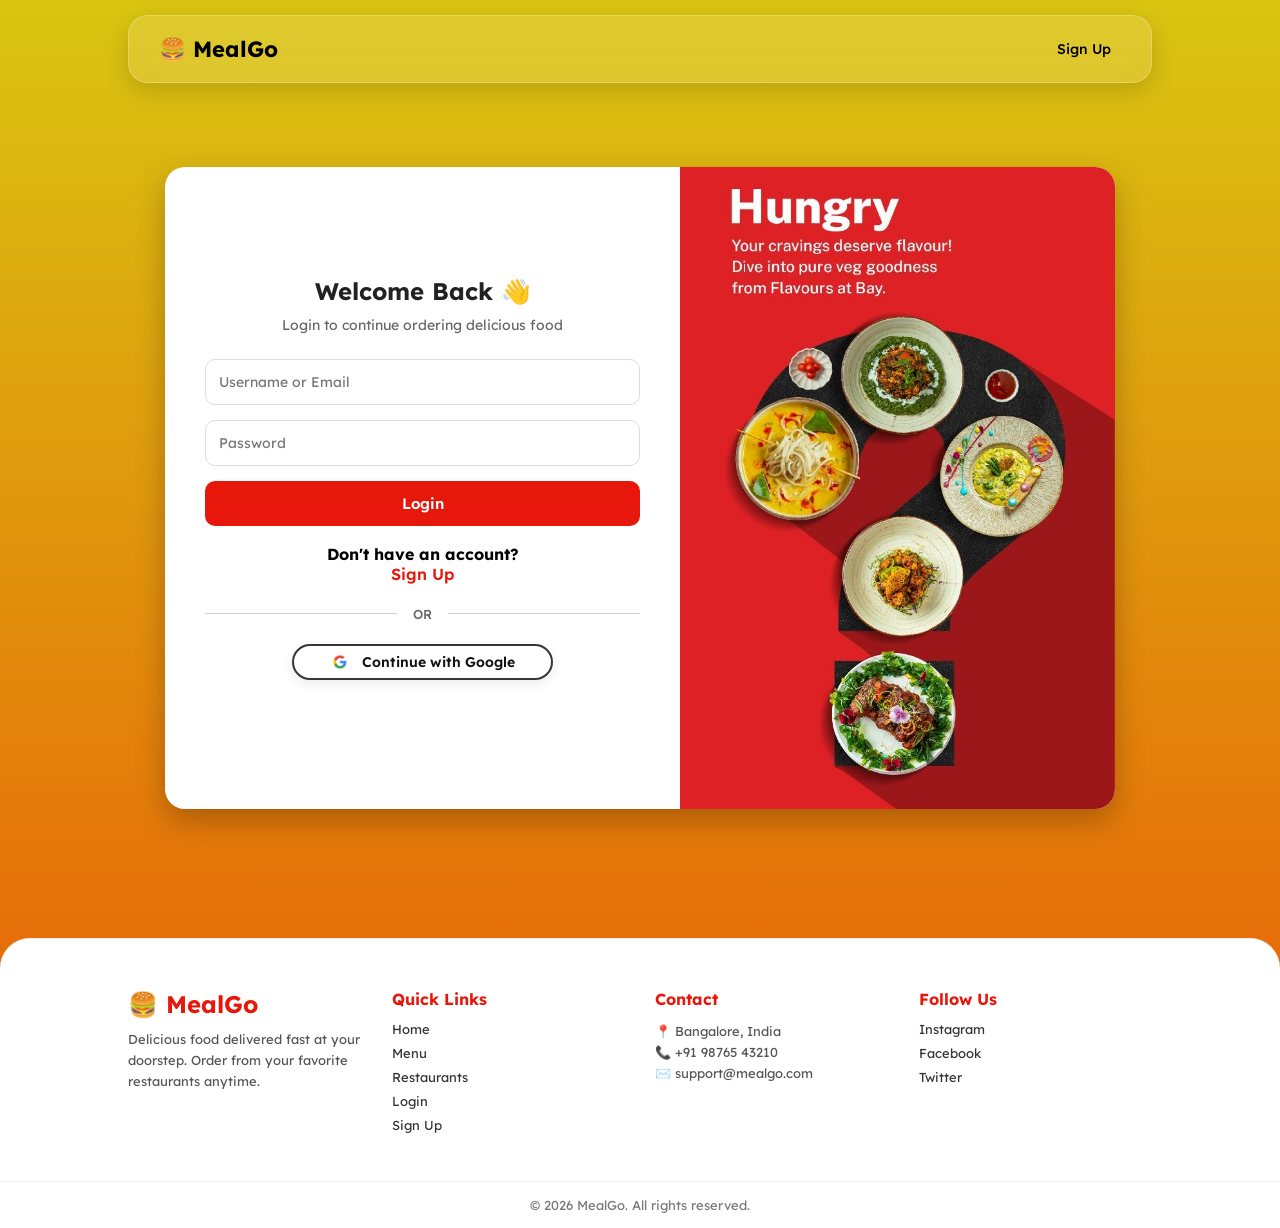
<file: Frontend/login.html>
<!doctype html>
<html lang="en">
  <head>
    <meta charset="UTF-8" />
    <meta name="viewport" content="width=device-width, initial-scale=1.0" />
    <title>MealGo - Login</title>

    <link rel="stylesheet" href="auth.css" />
    <link
      href="https://fonts.googleapis.com/css2?family=Lexend:wght@100..900&display=swap"
      rel="stylesheet"
    />
  </head>

  <body>
    <!-- NAVBAR -->
    <header class="navbar">
      <a href="index.html" class="logo">🍔 MealGo</a>

      <nav class="nav-links">
        <a href="signup.html">Sign Up</a>
      </nav>

      <div class="menu-icon">☰</div>
    </header>

    <!-- LOGIN -->
    <div class="auth-container">
      <div class="auth-card">
        <!-- Left Side Form -->
        <div class="auth-box">
          <h2>Welcome Back 👋</h2>
          <p>Login to continue ordering delicious food</p>

          <form>
            <input type="text" placeholder="Username or Email" required />
            <input type="password" placeholder="Password" required />

            <button type="submit">Login</button>
          </form>

          <div class="auth-link">
            <h4 style="color: black">Don't have an account?</h4>
            <a href="signup.html">Sign Up</a>
          </div>

          <div class="divider">
            <span>OR</span>
          </div>

          <div class="social-login">
            <button type="button" class="google-btn">
              <img src="images/google-logo.jpg" alt="Google" />
              Continue with Google
            </button>
          </div>
        </div>

        <!-- Right Side Image -->
        <div class="auth-image">
          <img src="images/login-image.jpg" alt="Food Delivery" />
        </div>
      </div>
    </div>

    <!-- ================= FOOTER ================= -->
    <footer class="footer">
      <div class="footer-container">
        <!-- Brand -->
        <div class="footer-box">
          <h2>🍔 MealGo</h2>
          <p>
            Delicious food delivered fast at your doorstep. Order from your
            favorite restaurants anytime.
          </p>
        </div>

        <!-- Quick Links -->
        <div class="footer-box">
          <h3>Quick Links</h3>
          <a href="index.html">Home</a>
          <a href="#menu-section">Menu</a>
          <a href="restaurants.html">Restaurants</a>
          <a href="login.html">Login</a>
          <a href="signup.html">Sign Up</a>
        </div>

        <!-- Contact -->
        <div class="footer-box">
          <h3>Contact</h3>
          <p>📍 Bangalore, India</p>
          <p>📞 +91 98765 43210</p>
          <p>✉️ support@mealgo.com</p>
        </div>

        <!-- Social -->
        <div class="footer-box">
          <h3>Follow Us</h3>
          <a href="#">Instagram</a>
          <a href="#">Facebook</a>
          <a href="#">Twitter</a>
        </div>
      </div>

      <div class="footer-bottom">
        <p>© 2026 MealGo. All rights reserved.</p>
      </div>
    </footer>
  </body>
</html>
</file>
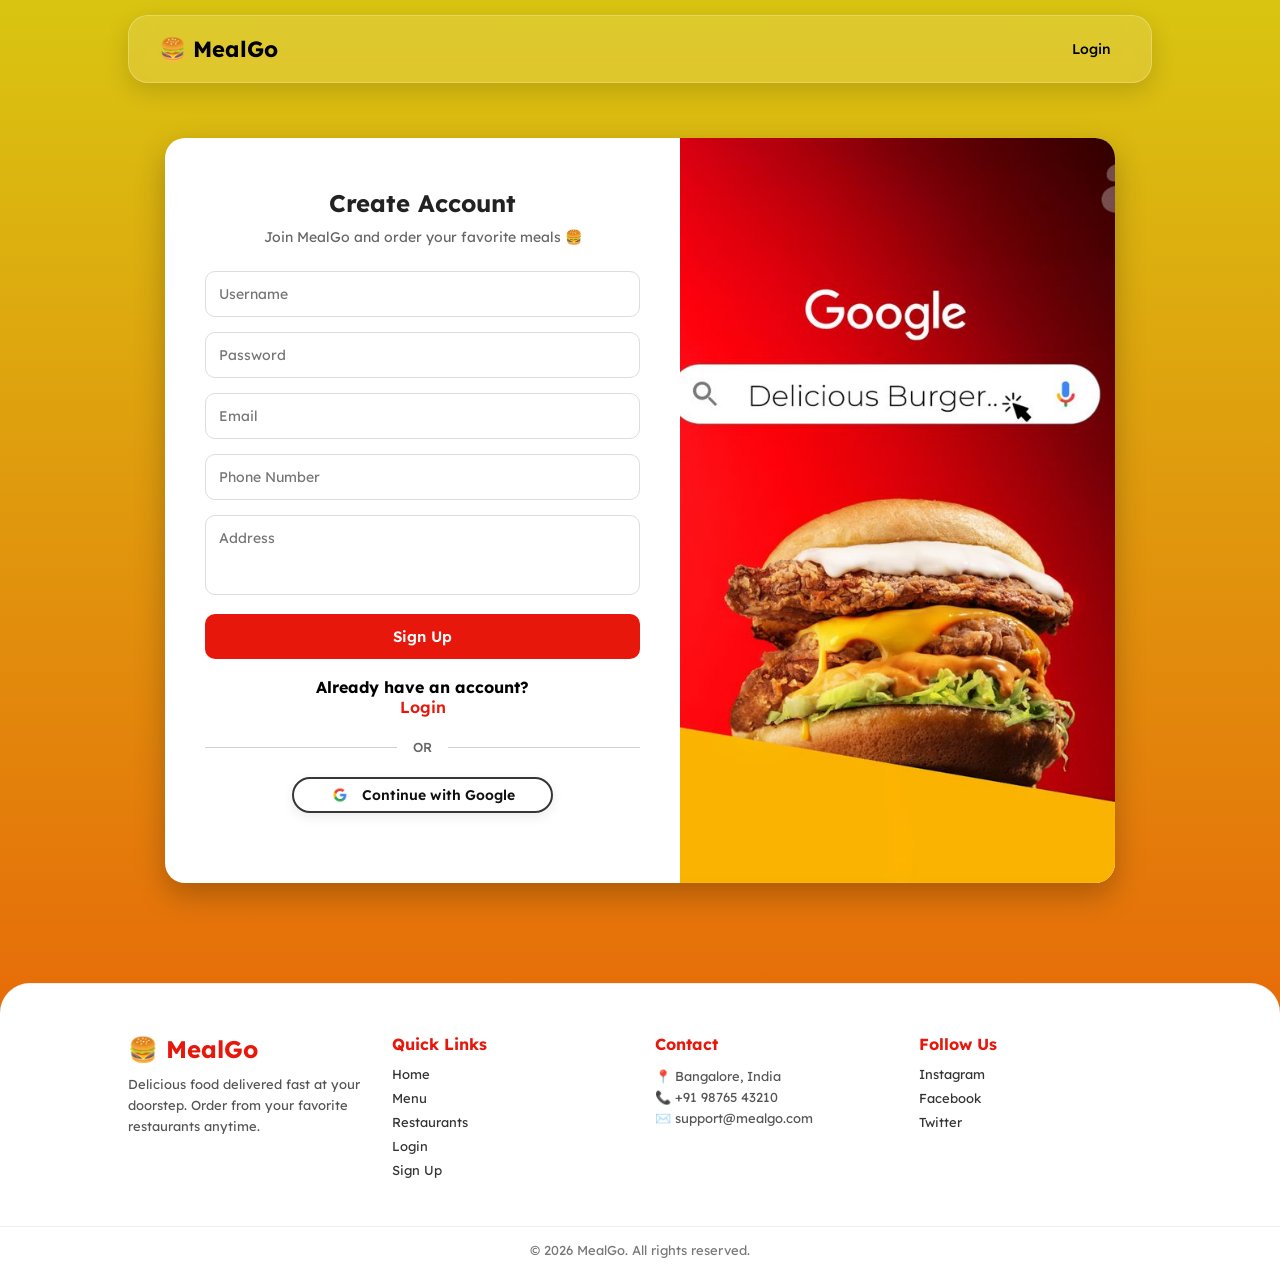
<file: Frontend/signup.html>
<!doctype html>
<html lang="en">
  <head>
    <meta charset="UTF-8" />
    <meta name="viewport" content="width=device-width, initial-scale=1.0" />
    <title>MealGo - Sign Up</title>

    <link rel="stylesheet" href="auth.css" />
    <link
      href="https://fonts.googleapis.com/css2?family=Lexend:wght@100..900&display=swap"
      rel="stylesheet"
    />
  </head>

  <body>
    <!-- NAVBAR -->
    <header class="navbar">
      <a href="index.html" class="logo">🍔 MealGo</a>

      <nav class="nav-links">
        <a href="login.html">Login</a>
      </nav>

      <div class="menu-icon">☰</div>
    </header>

    <!-- SIGNUP -->
    <div class="auth-container">
      <div class="auth-card">
        <!-- LEFT SIDE FORM -->
        <div class="auth-box">
          <h2>Create Account</h2>
          <p>Join MealGo and order your favorite meals 🍔</p>

          <form action="signup" method="post">
            <input
              type="text"
              name="username"
              placeholder="Username"
              required
            />

            <input
              type="password"
              name="password"
              placeholder="Password"
              required
            />

            <input type="email" name="email" placeholder="Email" required />

            <input
              type="tel"
              name="phone"
              placeholder="Phone Number"
              required
            />

            <textarea name="address" placeholder="Address" required></textarea>

            <button type="submit">Sign Up</button>
          </form>

          <div class="auth-link">
            <h4 style="color: black">Already have an account?</h4>
            <a href="login.html">Login</a>
          </div>

          <div class="divider">
            <span>OR</span>
          </div>

          <div class="social-login">
            <button type="button" class="google-btn">
              <img src="images/google-logo.jpg" alt="Google" />
              Continue with Google
            </button>
          </div>
        </div>

        <!-- RIGHT SIDE IMAGE -->
        <div class="auth-image">
          <img src="images/signup-image.jpg" alt="MealGo Signup" />
        </div>
      </div>
    </div>

    <!-- FOOTER -->
    <footer class="footer">
      <div class="footer-container">
        <div class="footer-box">
          <h2>🍔 MealGo</h2>
          <p>
            Delicious food delivered fast at your doorstep. Order from your
            favorite restaurants anytime.
          </p>
        </div>

        <div class="footer-box">
          <h3>Quick Links</h3>
          <a href="index.html">Home</a>
          <a href="#menu-section">Menu</a>
          <a href="restaurants.html">Restaurants</a>
          <a href="login.html">Login</a>
          <a href="signup.html">Sign Up</a>
        </div>

        <div class="footer-box">
          <h3>Contact</h3>
          <p>📍 Bangalore, India</p>
          <p>📞 +91 98765 43210</p>
          <p>✉️ support@mealgo.com</p>
        </div>

        <div class="footer-box">
          <h3>Follow Us</h3>
          <a href="#">Instagram</a>
          <a href="#">Facebook</a>
          <a href="#">Twitter</a>
        </div>
      </div>

      <div class="footer-bottom">
        <p>© 2026 MealGo. All rights reserved.</p>
      </div>
    </footer>
  </body>
</html>
</file>
<file: Frontend/auth.css>
/* ================= RESET ================= */
* {
  margin: 0;
  padding: 0;
  box-sizing: border-box;
  font-family: "Lexend", sans-serif;
}

body {
  background: linear-gradient(
    180deg,
    rgba(217, 197, 17, 1) 0%,
    rgba(231, 104, 9, 1) 83%,
    rgba(247, 0, 0, 1) 100%
  );
  min-height: 100vh;
  color: white;
}

/* ================= NAVBAR ================= */
.navbar {
  position: sticky;
  top: 15px;
  z-index: 1000;

  margin: 15px 10%;
  padding: 18px 30px;

  display: flex;
  justify-content: space-between;
  align-items: center;

  background: rgba(255, 255, 255, 0.12);
  backdrop-filter: blur(12px);
  -webkit-backdrop-filter: blur(12px);

  border: 1px solid rgba(255, 255, 255, 0.25);
  border-radius: 20px;

  box-shadow: 0 8px 25px rgba(0, 0, 0, 0.15);
}

/* ================= LOGO ================= */
.logo {
  font-size: 22px;
  font-weight: 700;
  color: black;
  text-decoration: none;
  transition: 0.3s;
}

.logo:hover {
  transform: scale(1.05);
}

/* ================= NAV LINKS ================= */
.nav-links {
  display: flex;
  gap: 20px;
}

.nav-links a {
  color: black;
  text-decoration: none;
  font-size: 14px;
  font-weight: 500;
  padding: 6px 10px;
  border-radius: 8px;
  transition: 0.3s;
}

.nav-links a:hover {
  background: rgba(255, 255, 255, 0.2);
}

/* ================= MOBILE MENU ================= */
.menu-icon {
  display: none;
  font-size: 26px;
  cursor: pointer;
}

/* ================= AUTH SECTION ================= */
.auth-container {
  width: 100%;
  min-height: calc(100vh - 120px);

  display: flex;
  justify-content: center;
  align-items: center;

  padding: 40px 20px;
}

/* MAIN LOGIN CARD */
.auth-card {
  width: 950px;
  max-width: 100%;

  display: flex;

  background: white;
  border-radius: 20px;
  overflow: hidden;

  box-shadow: 0 12px 30px rgba(0, 0, 0, 0.25);
}

/* ================= LEFT SIDE FORM ================= */
.auth-box {
  flex: 1;
  padding: 50px 40px;

  display: flex;
  flex-direction: column;
  justify-content: center;

  text-align: center;
}

.auth-box h2 {
  color: #222;
  margin-bottom: 10px;
}

.auth-box p {
  color: #666;
  font-size: 14px;
  margin-bottom: 25px;
}

/* ================= INPUTS ================= */
.auth-box input,
.auth-box textarea {
  width: 100%;
  padding: 13px;
  margin-bottom: 15px;

  border: 1px solid #ddd;
  border-radius: 10px;

  outline: none;
  font-size: 14px;

  transition: 0.3s;
}

.auth-box input:focus,
.auth-box textarea:focus {
  border-color: #e7180b;
}

.auth-box textarea {
  resize: none;
  height: 80px;
}

/* ================= BUTTON ================= */
.auth-box form button {
  width: 100%;
  padding: 13px;

  background: #e7180b;
  color: white;

  border: none;
  border-radius: 10px;

  font-size: 15px;
  font-weight: 600;

  cursor: pointer;
  transition: 0.3s;
}

.auth-box form button:hover {
  background: #c91409;
  transform: translateY(-2px);
}

.auth-box button:hover {
  background: #c91409;
  transform: translateY(-2px);
}

/* ================= LINKS ================= */
.auth-link {
  margin-top: 18px;
}

.auth-link a {
  color: #e7180b;
  text-decoration: none;
  font-weight: 600;
}

/* ================= RIGHT SIDE IMAGE ================= */
.auth-image {
  flex: 1;
  min-height: 550px;
}

.auth-image img {
  width: 100%;
  height: 100%;
  object-fit: cover;
  display: block;
}

/* ================= FOOTER ================= */
.footer {
  background: #ffffff;
  color: #222;
  margin-top: 60px;
  padding-top: 50px;
  border-top: 1px solid #eee;

  border-top-left-radius: 30px;
  border-top-right-radius: 30px;
}

/* FOOTER GRID */
.footer-container {
  display: grid;
  grid-template-columns: repeat(4, 1fr);
  gap: 30px;
  padding: 0 10% 40px;
}

/* FOOTER BOX */
.footer-box h2 {
  font-size: 24px;
  margin-bottom: 10px;
  color: #e7180b;
}

.footer-box h3 {
  font-size: 16px;
  margin-bottom: 12px;
  color: #e7180b;
}

/* FOOTER TEXT */
.footer-box p {
  font-size: 13px;
  line-height: 1.6;
  color: #555;
}

/* FOOTER LINKS */
.footer-box a {
  display: block;
  color: #333;
  text-decoration: none;
  font-size: 13px;
  margin-bottom: 8px;
  transition: 0.3s;
}

.footer-box a:hover {
  color: #e7180b;
  transform: translateX(5px);
}

/* FOOTER BOTTOM */
.footer-bottom {
  text-align: center;
  padding: 15px;
  border-top: 1px solid #eee;
  font-size: 13px;
  color: #777;
}

/* ================= TABLET ================= */
@media (max-width: 992px) {
  .auth-card {
    width: 90%;
  }

  .auth-box {
    padding: 40px 30px;
  }
}

/* ================= MOBILE ================= */
@media (max-width: 768px) {
  .navbar {
    margin: 10px;
    padding: 15px;
  }

  .nav-links {
    display: none;
  }

  .menu-icon {
    display: block;
  }

  .auth-card {
    flex-direction: column;
  }

  .auth-image {
    min-height: 250px;
    order: -1;
  }

  .auth-box {
    padding: 30px 25px;
  }

  .footer-container {
    grid-template-columns: 1fr;
    text-align: center;
    padding: 0 20px 30px;
  }
}

/* ================= GOOGLE LOGIN ================= */

.social-login {
  margin-bottom: 20px;
}

.google-btn {
  width: 60%;
  padding: 6px 8px;
  margin-left: 20%;

  display: flex;
  align-items: center;
  justify-content: center;
  gap: 12px;


  background: #ffffff;
  color: #111111;

  border: 2px solid #363636;
  border-radius: 20px;

  font-size: 14px;
  font-weight: 600;

  cursor: pointer;
  transition: all 0.3s ease;

  box-shadow: 0 4px 12px rgba(0, 0, 0, 0.08);
}

.google-btn:hover {
  background: #111111;
  color: #ffffff;
  border-color: #111111;

  transform: translateY(-2px);

  box-shadow: 0 8px 18px rgba(0, 0, 0, 0.15);
}

.google-btn:active {
  transform: translateY(0);
}

.google-btn img {
  width: 20px;
  height: 20px;
  object-fit: contain;
}

/* ================= DIVIDER ================= */

.divider {
  display: flex;
  align-items: center;
  margin: 22px 0;

  color: #666666;
  font-size: 13px;
  font-weight: 500;
}

.divider::before,
.divider::after {
  content: "";
  flex: 1;
  height: 1px;
  background: #d1d1d1;
}

.divider span {
  padding: 0 16px;
  background: #ffffff;
}
</file>
